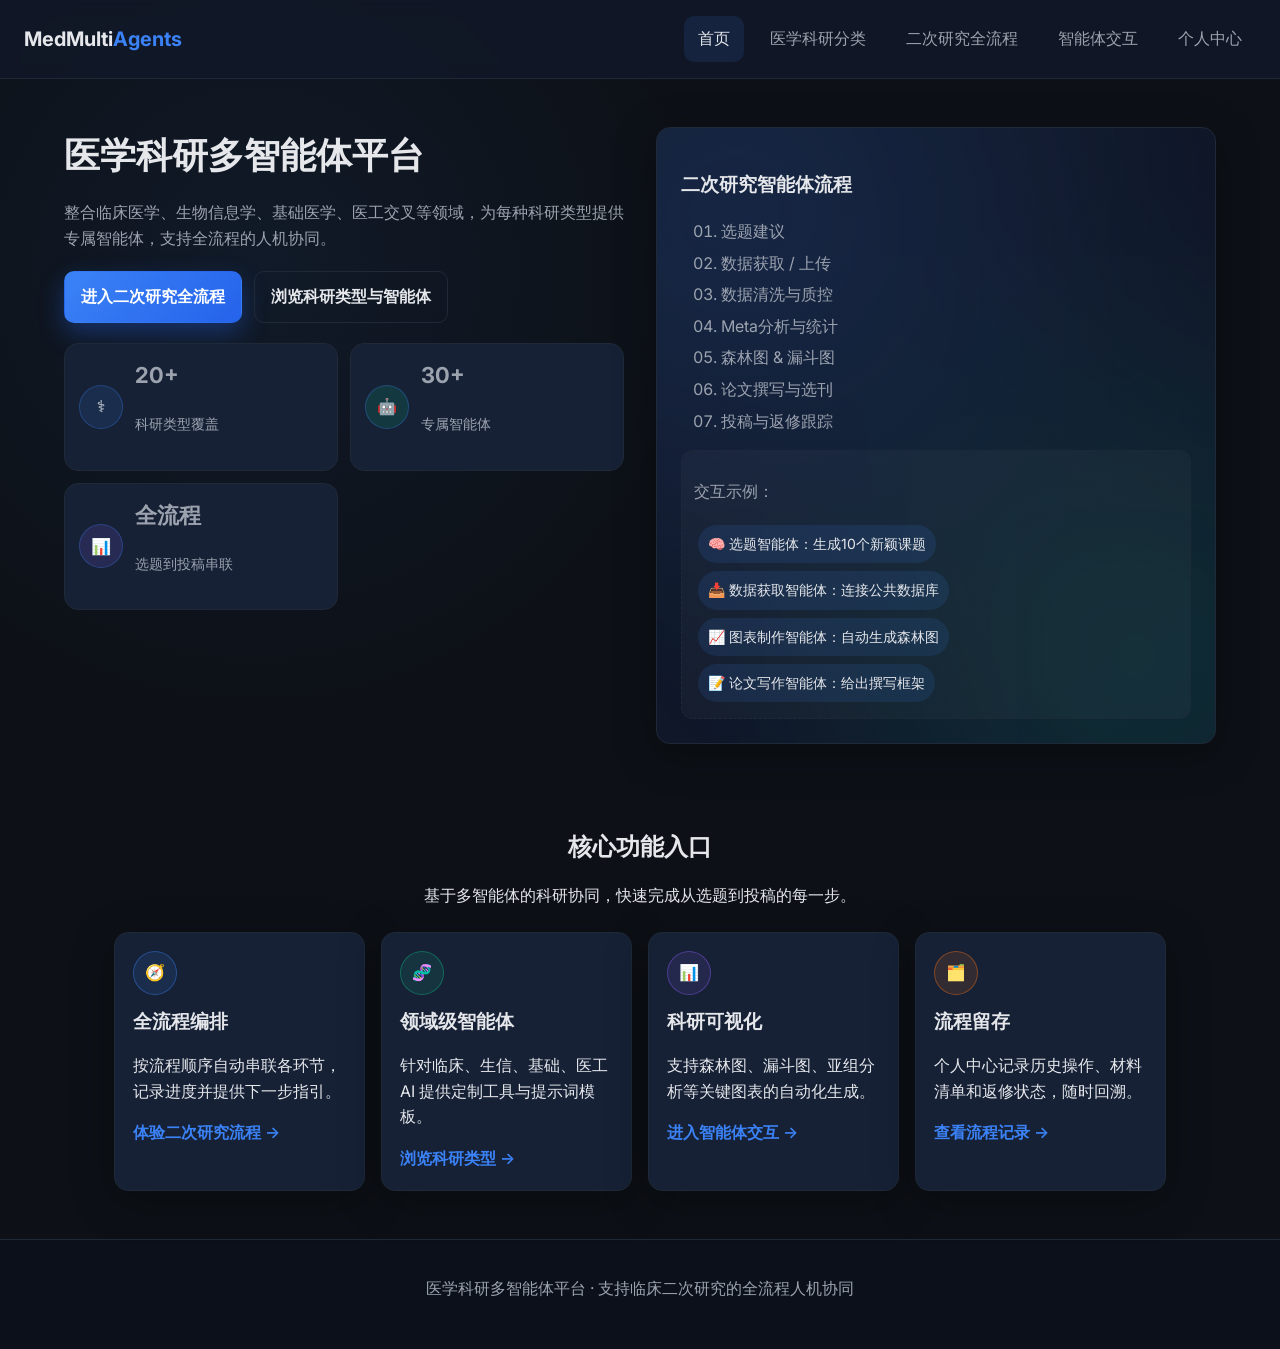
<file: index.html>
<!DOCTYPE html>
<html lang="zh-CN">
<head>
  <meta charset="UTF-8">
  <meta name="viewport" content="width=device-width, initial-scale=1.0">
  <title>医学科研多智能体平台 - 首页</title>
  <link rel="stylesheet" href="style.css">
</head>
<body>
  <header class="site-header">
    <div class="logo">MedMulti<span>Agents</span></div>
    <nav class="main-nav">
      <a href="index.html" class="active">首页</a>
      <a href="classification.html">医学科研分类</a>
      <a href="secondary-research.html">二次研究全流程</a>
      <a href="agents.html">智能体交互</a>
      <a href="profile.html">个人中心</a>
    </nav>
  </header>

  <main class="hero">
    <section class="hero-content">
      <h1>医学科研多智能体平台</h1>
      <p>整合临床医学、生物信息学、基础医学、医工交叉等领域，为每种科研类型提供专属智能体，支持全流程的人机协同。</p>
      <div class="hero-actions">
        <a class="btn primary" href="secondary-research.html">进入二次研究全流程</a>
        <a class="btn ghost" href="classification.html">浏览科研类型与智能体</a>
      </div>
      <div class="stats">
        <div class="stat-card">
          <div class="icon-circle doctor">⚕️</div>
          <div>
            <p class="stat-number">20+</p>
            <p class="stat-label">科研类型覆盖</p>
          </div>
        </div>
        <div class="stat-card">
          <div class="icon-circle agent">🤖</div>
          <div>
            <p class="stat-number">30+</p>
            <p class="stat-label">专属智能体</p>
          </div>
        </div>
        <div class="stat-card">
          <div class="icon-circle chart">📊</div>
          <div>
            <p class="stat-number">全流程</p>
            <p class="stat-label">选题到投稿串联</p>
          </div>
        </div>
      </div>
    </section>
    <section class="hero-visual">
      <div class="glow"></div>
      <div class="workflow-preview">
        <h3>二次研究智能体流程</h3>
        <ol class="workflow-steps">
          <li>选题建议</li>
          <li>数据获取 / 上传</li>
          <li>数据清洗与质控</li>
          <li>Meta分析与统计</li>
          <li>森林图 & 漏斗图</li>
          <li>论文撰写与选刊</li>
          <li>投稿与返修跟踪</li>
        </ol>
        <div class="workflow-card">
          <p class="muted">交互示例：</p>
          <div class="chip">🧠 选题智能体：生成10个新颖课题</div>
          <div class="chip">📥 数据获取智能体：连接公共数据库</div>
          <div class="chip">📈 图表制作智能体：自动生成森林图</div>
          <div class="chip">📝 论文写作智能体：给出撰写框架</div>
        </div>
      </div>
    </section>
  </main>

  <section class="features">
    <div class="section-header">
      <h2>核心功能入口</h2>
      <p>基于多智能体的科研协同，快速完成从选题到投稿的每一步。</p>
    </div>
    <div class="feature-grid">
      <article class="feature-card">
        <div class="icon-circle blue">🧭</div>
        <h3>全流程编排</h3>
        <p>按流程顺序自动串联各环节，记录进度并提供下一步指引。</p>
        <a href="secondary-research.html" class="text-link">体验二次研究流程 →</a>
      </article>
      <article class="feature-card">
        <div class="icon-circle green">🧬</div>
        <h3>领域级智能体</h3>
        <p>针对临床、生信、基础、医工 AI 提供定制工具与提示词模板。</p>
        <a href="classification.html" class="text-link">浏览科研类型 →</a>
      </article>
      <article class="feature-card">
        <div class="icon-circle purple">📊</div>
        <h3>科研可视化</h3>
        <p>支持森林图、漏斗图、亚组分析等关键图表的自动化生成。</p>
        <a href="agents.html" class="text-link">进入智能体交互 →</a>
      </article>
      <article class="feature-card">
        <div class="icon-circle orange">🗂️</div>
        <h3>流程留存</h3>
        <p>个人中心记录历史操作、材料清单和返修状态，随时回溯。</p>
        <a href="profile.html" class="text-link">查看流程记录 →</a>
      </article>
    </div>
  </section>

  <footer class="site-footer">
    <p>医学科研多智能体平台 · 支持临床二次研究的全流程人机协同</p>
  </footer>
  <script src="script.js"></script>
</body>
</html>
</file>
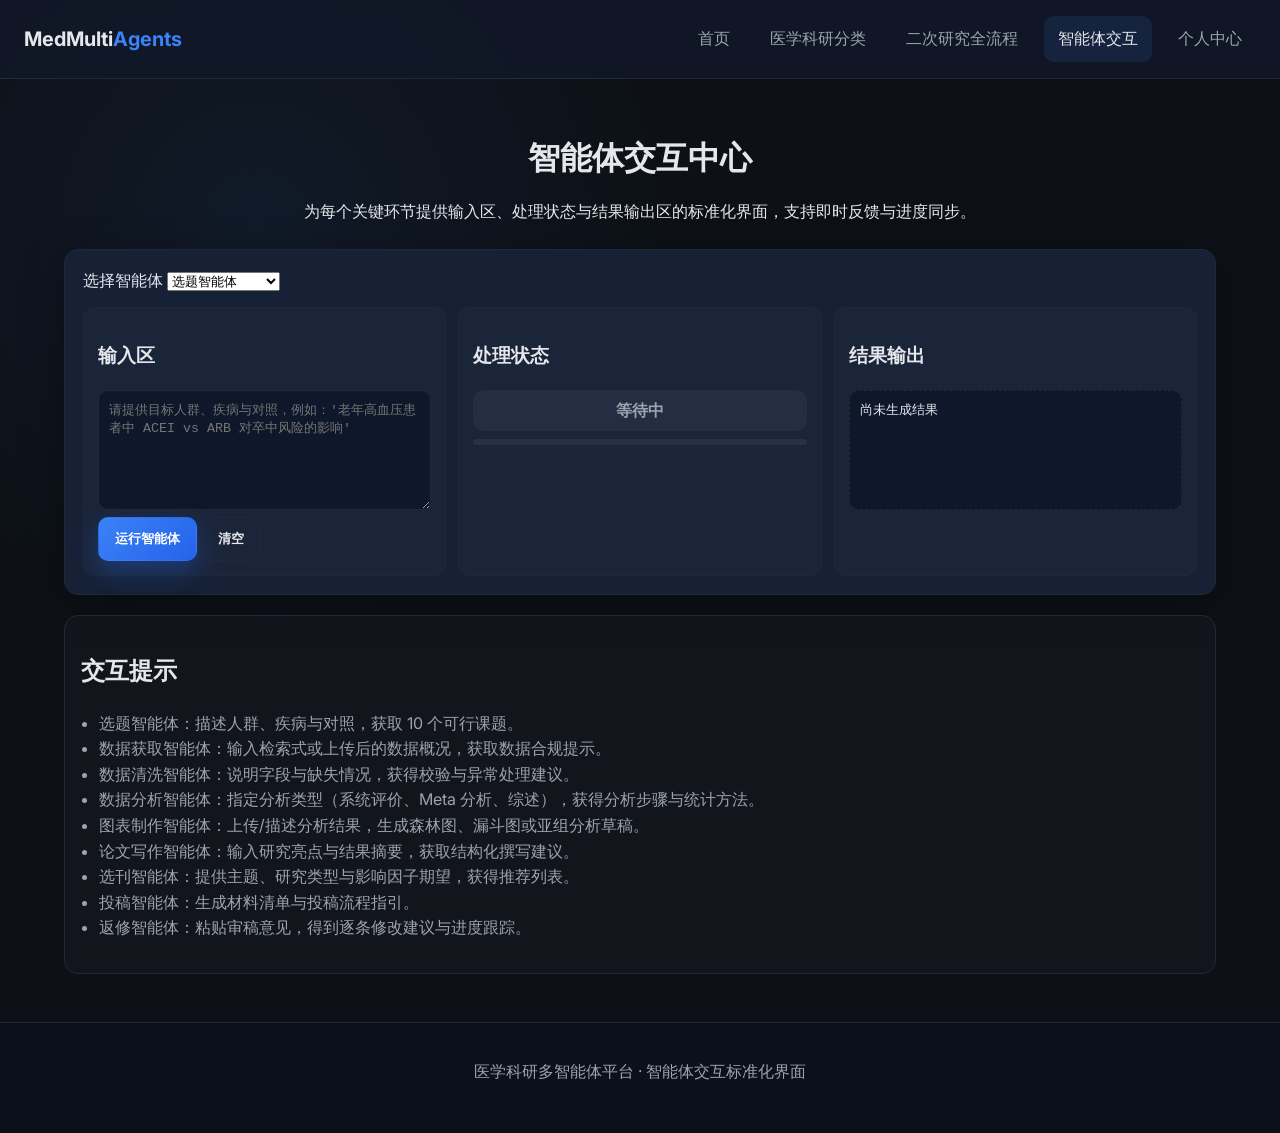
<file: agents.html>
<!DOCTYPE html>
<html lang="zh-CN">
<head>
  <meta charset="UTF-8">
  <meta name="viewport" content="width=device-width, initial-scale=1.0">
  <title>智能体交互 - 医学科研多智能体平台</title>
  <link rel="stylesheet" href="style.css">
</head>
<body>
  <header class="site-header">
    <div class="logo">MedMulti<span>Agents</span></div>
    <nav class="main-nav">
      <a href="index.html">首页</a>
      <a href="classification.html">医学科研分类</a>
      <a href="secondary-research.html">二次研究全流程</a>
      <a href="agents.html" class="active">智能体交互</a>
      <a href="profile.html">个人中心</a>
    </nav>
  </header>

  <main class="page">
    <div class="section-header">
      <h1>智能体交互中心</h1>
      <p>为每个关键环节提供输入区、处理状态与结果输出区的标准化界面，支持即时反馈与进度同步。</p>
    </div>

    <section class="agent-panel">
      <div class="agent-selector">
        <label for="agent-select">选择智能体</label>
        <select id="agent-select">
          <option value="topic">选题智能体</option>
          <option value="ingestion">数据获取智能体</option>
          <option value="cleaning">数据清洗智能体</option>
          <option value="analysis">数据分析智能体</option>
          <option value="charting">图表制作智能体</option>
          <option value="writing">论文写作智能体</option>
          <option value="journal">选刊智能体</option>
          <option value="submission">投稿智能体</option>
          <option value="revision">返修智能体</option>
        </select>
      </div>

      <div class="agent-layout">
        <div class="agent-card">
          <h3>输入区</h3>
          <textarea id="agent-input" rows="5" placeholder="请输入需求、数据描述或期刊偏好"></textarea>
          <div class="actions">
            <button class="btn primary" id="agent-run">运行智能体</button>
            <button class="btn ghost" id="agent-clear">清空</button>
          </div>
        </div>
        <div class="agent-card">
          <h3>处理状态</h3>
          <div id="agent-status" class="status idle">等待中</div>
          <div class="progress-bar">
            <div class="progress" id="agent-progress" style="width: 0%"></div>
          </div>
        </div>
        <div class="agent-card output">
          <h3>结果输出</h3>
          <pre id="agent-output" class="output-box">尚未生成结果</pre>
        </div>
      </div>
    </section>

    <section class="agent-tips">
      <h2>交互提示</h2>
      <ul>
        <li>选题智能体：描述人群、疾病与对照，获取 10 个可行课题。</li>
        <li>数据获取智能体：输入检索式或上传后的数据概况，获取数据合规提示。</li>
        <li>数据清洗智能体：说明字段与缺失情况，获得校验与异常处理建议。</li>
        <li>数据分析智能体：指定分析类型（系统评价、Meta 分析、综述），获得分析步骤与统计方法。</li>
        <li>图表制作智能体：上传/描述分析结果，生成森林图、漏斗图或亚组分析草稿。</li>
        <li>论文写作智能体：输入研究亮点与结果摘要，获取结构化撰写建议。</li>
        <li>选刊智能体：提供主题、研究类型与影响因子期望，获得推荐列表。</li>
        <li>投稿智能体：生成材料清单与投稿流程指引。</li>
        <li>返修智能体：粘贴审稿意见，得到逐条修改建议与进度跟踪。</li>
      </ul>
    </section>
  </main>

  <footer class="site-footer">
    <p>医学科研多智能体平台 · 智能体交互标准化界面</p>
  </footer>
  <script src="script.js"></script>
</body>
</html>
</file>
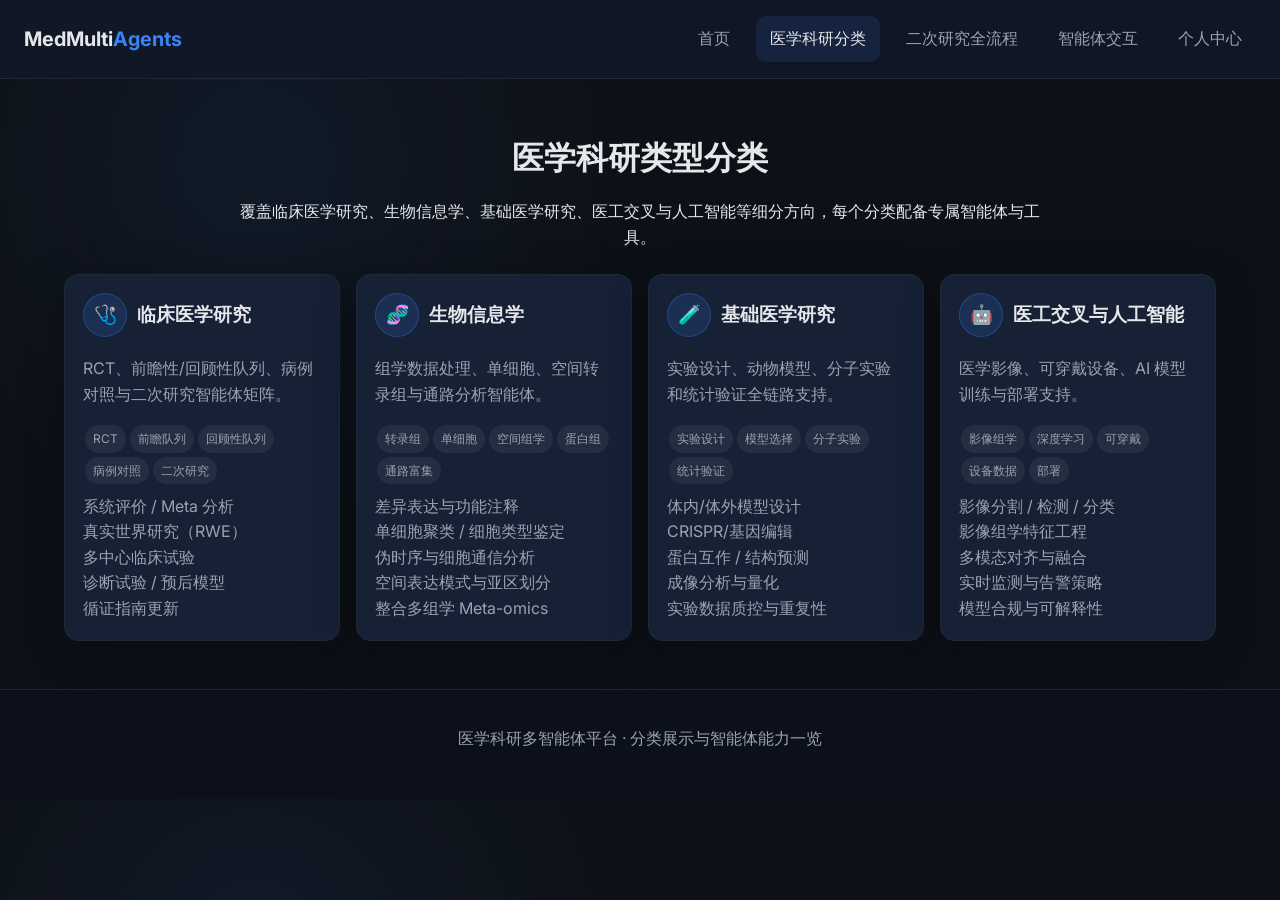
<file: classification.html>
<!DOCTYPE html>
<html lang="zh-CN">
<head>
  <meta charset="UTF-8">
  <meta name="viewport" content="width=device-width, initial-scale=1.0">
  <title>医学科研分类 - 医学科研多智能体平台</title>
  <link rel="stylesheet" href="style.css">
</head>
<body>
  <header class="site-header">
    <div class="logo">MedMulti<span>Agents</span></div>
    <nav class="main-nav">
      <a href="index.html">首页</a>
      <a href="classification.html" class="active">医学科研分类</a>
      <a href="secondary-research.html">二次研究全流程</a>
      <a href="agents.html">智能体交互</a>
      <a href="profile.html">个人中心</a>
    </nav>
  </header>

  <main class="page">
    <div class="section-header">
      <h1>医学科研类型分类</h1>
      <p>覆盖临床医学研究、生物信息学、基础医学研究、医工交叉与人工智能等细分方向，每个分类配备专属智能体与工具。</p>
    </div>

    <section id="classification-list" class="classification-grid">
      <!-- Dynamic content populated by script.js -->
    </section>
  </main>

  <footer class="site-footer">
    <p>医学科研多智能体平台 · 分类展示与智能体能力一览</p>
  </footer>
  <script src="script.js"></script>
</body>
</html>
</file>
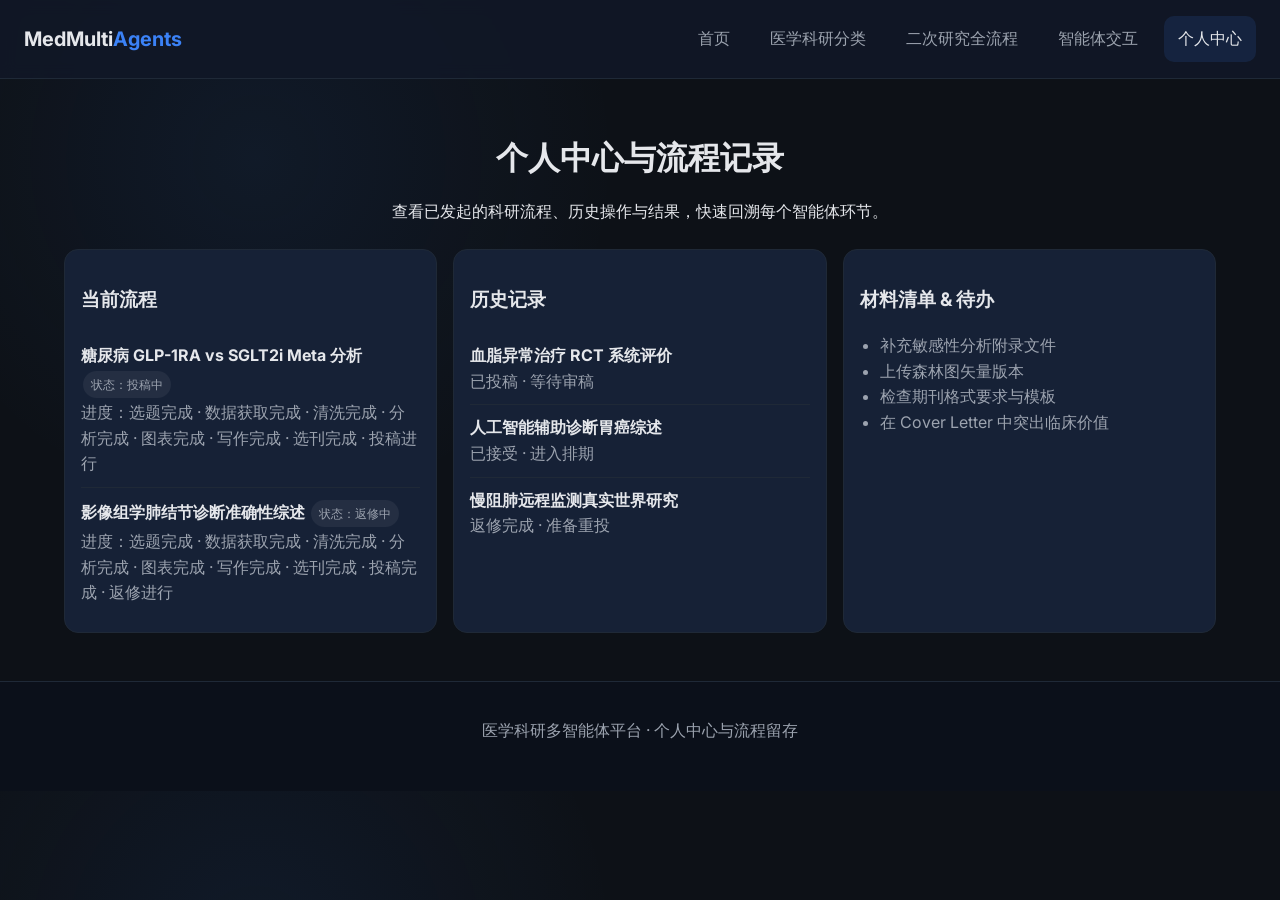
<file: profile.html>
<!DOCTYPE html>
<html lang="zh-CN">
<head>
  <meta charset="UTF-8">
  <meta name="viewport" content="width=device-width, initial-scale=1.0">
  <title>个人中心 - 医学科研多智能体平台</title>
  <link rel="stylesheet" href="style.css">
</head>
<body>
  <header class="site-header">
    <div class="logo">MedMulti<span>Agents</span></div>
    <nav class="main-nav">
      <a href="index.html">首页</a>
      <a href="classification.html">医学科研分类</a>
      <a href="secondary-research.html">二次研究全流程</a>
      <a href="agents.html">智能体交互</a>
      <a href="profile.html" class="active">个人中心</a>
    </nav>
  </header>

  <main class="page">
    <div class="section-header">
      <h1>个人中心与流程记录</h1>
      <p>查看已发起的科研流程、历史操作与结果，快速回溯每个智能体环节。</p>
    </div>

    <section class="profile-grid">
      <article class="profile-card">
        <h3>当前流程</h3>
        <ul id="current-workflows" class="timeline"></ul>
      </article>
      <article class="profile-card">
        <h3>历史记录</h3>
        <ul id="history-log" class="timeline"></ul>
      </article>
      <article class="profile-card">
        <h3>材料清单 & 待办</h3>
        <ul id="todo-list" class="todo-list"></ul>
      </article>
    </section>
  </main>

  <footer class="site-footer">
    <p>医学科研多智能体平台 · 个人中心与流程留存</p>
  </footer>
  <script src="script.js"></script>
</body>
</html>
</file>
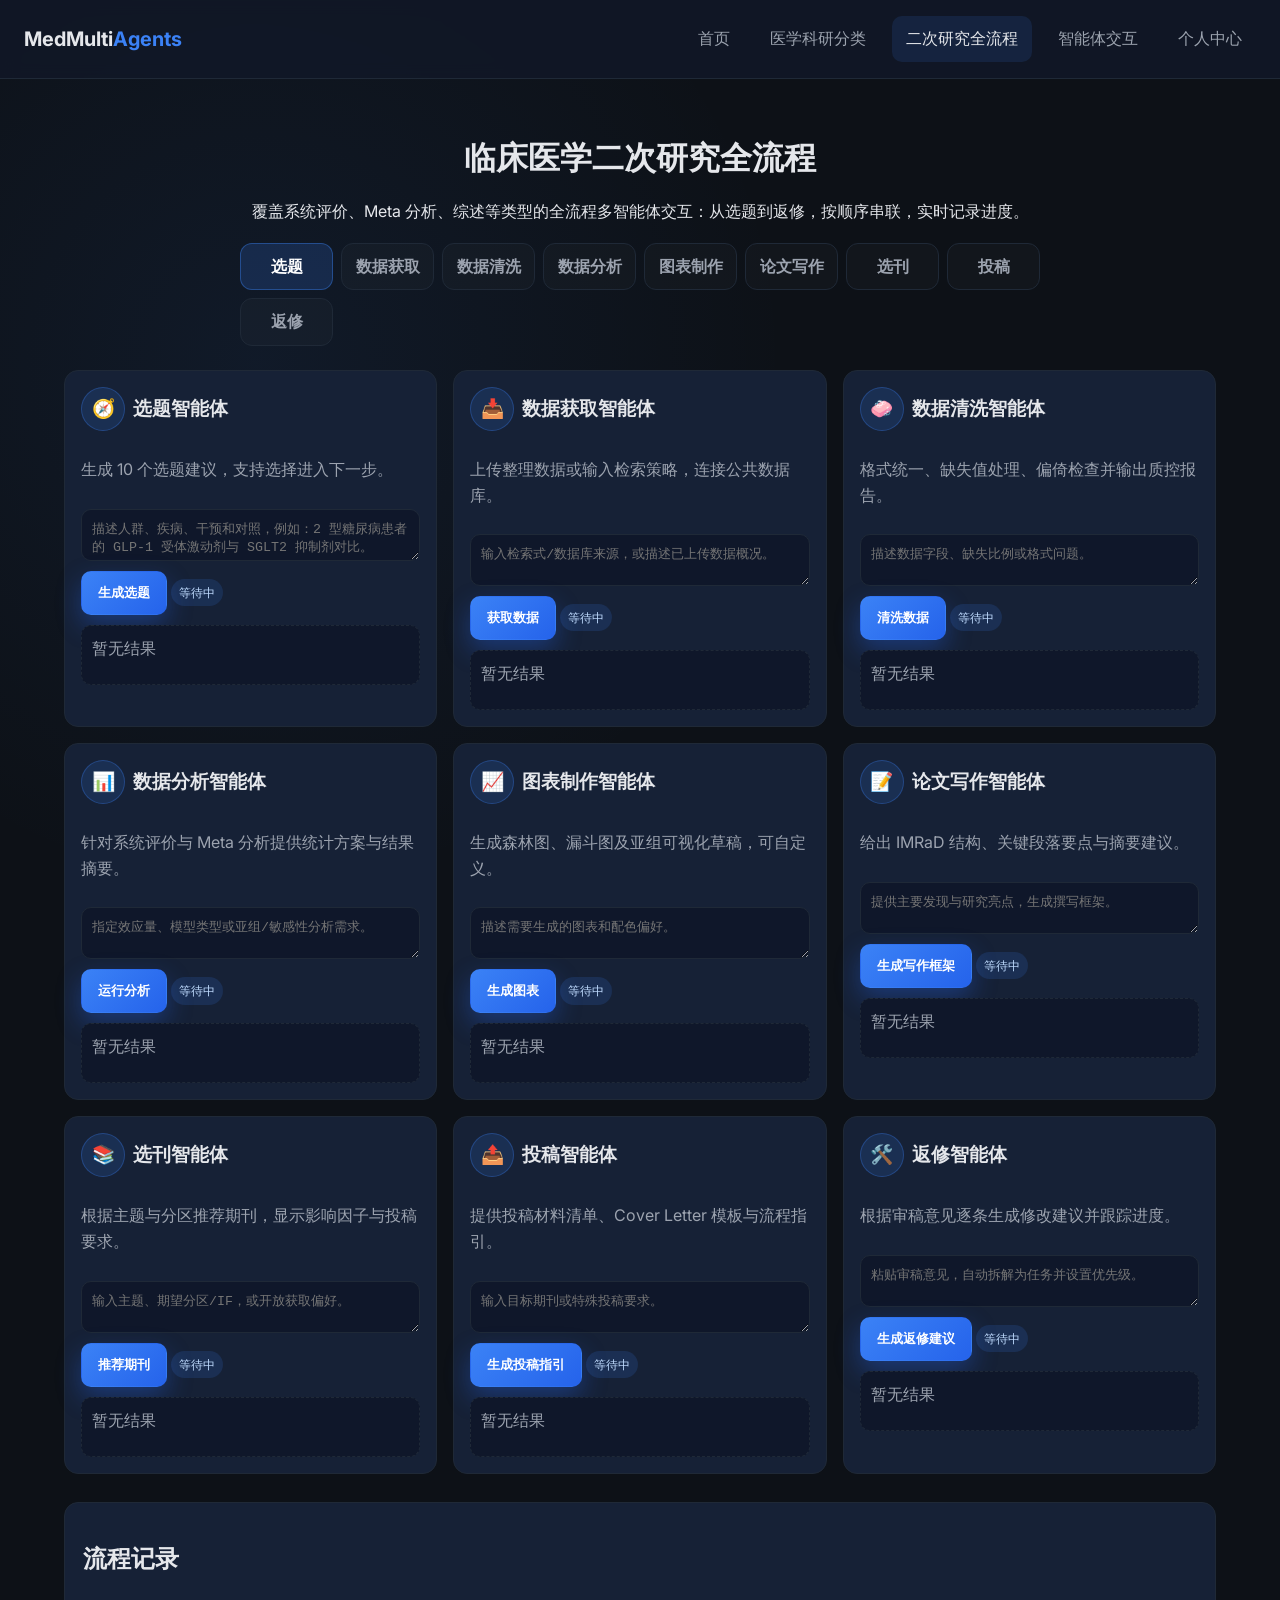
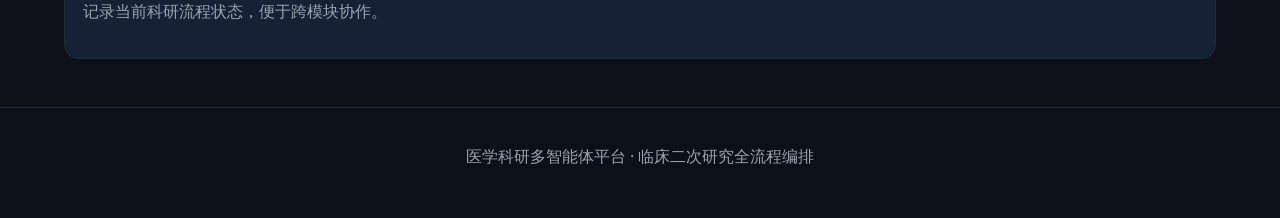
<file: secondary-research.html>
<!DOCTYPE html>
<html lang="zh-CN">
<head>
  <meta charset="UTF-8">
  <meta name="viewport" content="width=device-width, initial-scale=1.0">
  <title>二次研究全流程 - 医学科研多智能体平台</title>
  <link rel="stylesheet" href="style.css">
</head>
<body>
  <header class="site-header">
    <div class="logo">MedMulti<span>Agents</span></div>
    <nav class="main-nav">
      <a href="index.html">首页</a>
      <a href="classification.html">医学科研分类</a>
      <a href="secondary-research.html" class="active">二次研究全流程</a>
      <a href="agents.html">智能体交互</a>
      <a href="profile.html">个人中心</a>
    </nav>
  </header>

  <main class="page">
    <div class="section-header">
      <h1>临床医学二次研究全流程</h1>
      <p>覆盖系统评价、Meta 分析、综述等类型的全流程多智能体交互：从选题到返修，按顺序串联，实时记录进度。</p>
      <div class="flow-progress" id="flow-progress">
        <div class="step active">选题</div>
        <div class="step">数据获取</div>
        <div class="step">数据清洗</div>
        <div class="step">数据分析</div>
        <div class="step">图表制作</div>
        <div class="step">论文写作</div>
        <div class="step">选刊</div>
        <div class="step">投稿</div>
        <div class="step">返修</div>
      </div>
    </div>

    <section class="flow-grid" id="secondary-flow">
      <!-- Modules injected by script.js -->
    </section>

    <aside class="flow-summary">
      <h2>流程记录</h2>
      <p class="muted">记录当前科研流程状态，便于跨模块协作。</p>
      <ul id="flow-log" class="flow-log"></ul>
    </aside>
  </main>

  <footer class="site-footer">
    <p>医学科研多智能体平台 · 临床二次研究全流程编排</p>
  </footer>
  <script src="script.js"></script>
</body>
</html>
</file>
<file: style.css>
@import url('https://fonts.googleapis.com/css2?family=Inter:wght@400;500;600;700&display=swap');

:root {
  --bg: #0d1117;
  --panel: #111827;
  --card: #162136;
  --text: #e5e7eb;
  --muted: #9ca3af;
  --primary: #3b82f6;
  --primary-strong: #2563eb;
  --secondary: #10b981;
  --border: #1f2937;
  --radius: 14px;
  --shadow: 0 10px 40px rgba(0, 0, 0, 0.35);
}

* {
  box-sizing: border-box;
}

body {
  margin: 0;
  font-family: 'Inter', system-ui, -apple-system, sans-serif;
  background: radial-gradient(circle at 20% 20%, rgba(59, 130, 246, 0.08), transparent 30%), var(--bg);
  color: var(--text);
  line-height: 1.6;
}

a {
  color: inherit;
  text-decoration: none;
}

.site-header {
  position: sticky;
  top: 0;
  z-index: 10;
  display: flex;
  align-items: center;
  justify-content: space-between;
  padding: 16px 24px;
  background: rgba(17, 24, 39, 0.9);
  border-bottom: 1px solid var(--border);
  backdrop-filter: blur(8px);
}

.logo {
  font-weight: 700;
  font-size: 20px;
}

.logo span {
  color: var(--primary);
}

.main-nav {
  display: flex;
  gap: 12px;
  flex-wrap: wrap;
}

.main-nav a {
  padding: 10px 14px;
  border-radius: 10px;
  color: var(--muted);
  transition: all 0.2s ease;
}

.main-nav a:hover,
.main-nav a.active {
  background: rgba(59, 130, 246, 0.12);
  color: var(--text);
}

.hero {
  display: grid;
  grid-template-columns: repeat(auto-fit, minmax(320px, 1fr));
  gap: 32px;
  padding: 48px 24px;
  max-width: 1200px;
  margin: 0 auto;
}

.hero-content h1 {
  margin: 0 0 12px;
  font-size: clamp(28px, 3vw, 36px);
}

.hero-content p {
  color: var(--muted);
  margin-bottom: 20px;
}

.hero-actions {
  display: flex;
  gap: 12px;
  flex-wrap: wrap;
  margin-bottom: 20px;
}

.btn {
  display: inline-flex;
  align-items: center;
  justify-content: center;
  padding: 12px 16px;
  border-radius: 10px;
  border: 1px solid transparent;
  cursor: pointer;
  font-weight: 600;
  transition: all 0.2s ease;
}

.btn.primary {
  background: linear-gradient(135deg, var(--primary), var(--primary-strong));
  color: #fff;
  box-shadow: 0 10px 25px rgba(37, 99, 235, 0.35);
}

.btn.ghost {
  border-color: var(--border);
  color: var(--text);
  background: transparent;
}

.btn:hover {
  transform: translateY(-1px);
}

.stats {
  display: grid;
  grid-template-columns: repeat(auto-fit, minmax(180px, 1fr));
  gap: 12px;
}

.stat-card {
  display: flex;
  gap: 12px;
  align-items: center;
  padding: 14px;
  border-radius: var(--radius);
  background: var(--card);
  border: 1px solid var(--border);
}

.stat-number {
  margin: 0;
  font-size: 22px;
  font-weight: 700;
}

.stat-label {
  margin: 0;
  color: var(--muted);
  font-size: 14px;
}

.hero-visual {
  position: relative;
  padding: 24px;
  background: linear-gradient(145deg, #111827, #0f172a);
  border-radius: var(--radius);
  border: 1px solid var(--border);
  box-shadow: var(--shadow);
  overflow: hidden;
}

.glow {
  position: absolute;
  inset: -40%;
  background: radial-gradient(circle at 30% 30%, rgba(59, 130, 246, 0.2), transparent 45%), radial-gradient(circle at 70% 70%, rgba(16, 185, 129, 0.18), transparent 40%);
  filter: blur(60px);
  opacity: 0.8;
}

.workflow-preview {
  position: relative;
}

.workflow-steps {
  display: grid;
  gap: 6px;
  list-style: decimal-leading-zero;
  color: var(--muted);
}

.workflow-card {
  margin-top: 14px;
  background: rgba(255, 255, 255, 0.03);
  border: 1px dashed var(--border);
  border-radius: 12px;
  padding: 12px;
}

.chip {
  display: inline-flex;
  align-items: center;
  gap: 6px;
  padding: 8px 10px;
  margin: 4px;
  border-radius: 999px;
  background: rgba(59, 130, 246, 0.12);
  color: var(--text);
  font-size: 14px;
}

.muted {
  color: var(--muted);
}

.features {
  padding: 16px 24px 48px;
  max-width: 1100px;
  margin: 0 auto;
}

.section-header {
  text-align: center;
  margin: 20px auto 24px;
  max-width: 800px;
}

.section-header h1,
.section-header h2 {
  margin-bottom: 8px;
}

.feature-grid {
  display: grid;
  grid-template-columns: repeat(auto-fit, minmax(240px, 1fr));
  gap: 16px;
}

.feature-card {
  padding: 18px;
  border-radius: var(--radius);
  background: var(--card);
  border: 1px solid var(--border);
  box-shadow: var(--shadow);
}

.feature-card h3 {
  margin: 12px 0 8px;
}

.text-link {
  color: var(--primary);
  font-weight: 600;
}

.icon-circle {
  width: 44px;
  height: 44px;
  display: grid;
  place-items: center;
  border-radius: 50%;
  background: rgba(59, 130, 246, 0.15);
  border: 1px solid rgba(59, 130, 246, 0.3);
}

.icon-circle.blue { background: rgba(59,130,246,0.12); border-color: rgba(59,130,246,0.4); }
.icon-circle.green { background: rgba(16,185,129,0.12); border-color: rgba(16,185,129,0.4); }
.icon-circle.purple { background: rgba(139,92,246,0.12); border-color: rgba(139,92,246,0.4); }
.icon-circle.orange { background: rgba(249,115,22,0.12); border-color: rgba(249,115,22,0.4); }

.site-footer {
  text-align: center;
  padding: 20px 12px 32px;
  color: var(--muted);
  border-top: 1px solid var(--border);
  background: #0b101a;
}

.page {
  max-width: 1200px;
  margin: 0 auto;
  padding: 32px 24px 48px;
}

.classification-grid {
  display: grid;
  grid-template-columns: repeat(auto-fit, minmax(260px, 1fr));
  gap: 16px;
}

.class-card {
  padding: 18px;
  border-radius: var(--radius);
  background: var(--card);
  border: 1px solid var(--border);
  box-shadow: var(--shadow);
}

.class-card h3 {
  display: flex;
  align-items: center;
  gap: 10px;
  margin-top: 0;
}

.tag {
  display: inline-flex;
  align-items: center;
  padding: 4px 8px;
  border-radius: 999px;
  background: rgba(255, 255, 255, 0.06);
  color: var(--muted);
  font-size: 12px;
  margin: 2px;
}

.sub-list {
  list-style: none;
  padding-left: 0;
  margin: 8px 0 0;
  color: var(--muted);
}

.flow-progress {
  display: grid;
  grid-template-columns: repeat(auto-fit, minmax(90px, 1fr));
  gap: 8px;
  margin: 18px 0 12px;
}

.flow-progress .step {
  text-align: center;
  padding: 10px 8px;
  border-radius: 12px;
  border: 1px solid var(--border);
  background: rgba(255, 255, 255, 0.02);
  color: var(--muted);
  font-weight: 600;
}

.flow-progress .step.active {
  background: rgba(59, 130, 246, 0.18);
  color: #fff;
  border-color: rgba(59, 130, 246, 0.4);
}

.flow-grid {
  display: grid;
  grid-template-columns: repeat(auto-fit, minmax(280px, 1fr));
  gap: 16px;
}

.module-card {
  padding: 16px;
  border-radius: var(--radius);
  background: var(--card);
  border: 1px solid var(--border);
  display: flex;
  flex-direction: column;
  gap: 10px;
}

.module-card h3 {
  margin: 0;
  display: flex;
  align-items: center;
  gap: 8px;
}

.module-card textarea,
.module-card input,
.module-card select {
  width: 100%;
  padding: 10px;
  border-radius: 10px;
  border: 1px solid var(--border);
  background: #0f172a;
  color: var(--text);
}

.module-card .status-pill {
  display: inline-flex;
  align-items: center;
  padding: 4px 8px;
  border-radius: 999px;
  background: rgba(59, 130, 246, 0.15);
  color: #bfdbfe;
  font-size: 12px;
}

.module-card .result {
  min-height: 60px;
  padding: 10px;
  border-radius: 10px;
  background: #0f172a;
  border: 1px dashed var(--border);
  color: var(--muted);
}

.selectable-list {
  list-style: decimal;
  padding-left: 18px;
  margin: 0;
}

.selectable-list li {
  padding: 6px 8px;
  margin: 4px 0;
  border-radius: 8px;
  cursor: pointer;
  transition: all 0.2s ease;
}

.selectable-list li:hover {
  background: rgba(59, 130, 246, 0.12);
}

.selectable-list li.selected {
  background: rgba(16, 185, 129, 0.15);
  border: 1px solid rgba(16, 185, 129, 0.4);
  color: #d1fae5;
}

.flow-summary {
  margin-top: 28px;
  padding: 18px;
  border-radius: var(--radius);
  background: var(--card);
  border: 1px solid var(--border);
}

.flow-log {
  list-style: none;
  padding: 0;
  margin: 0;
}

.flow-log li {
  padding: 10px 0;
  border-bottom: 1px solid var(--border);
}

.flow-log li:last-child {
  border-bottom: none;
}

.agent-panel {
  background: var(--card);
  border: 1px solid var(--border);
  border-radius: var(--radius);
  padding: 18px;
  box-shadow: var(--shadow);
}

.agent-selector {
  margin-bottom: 14px;
}

.agent-layout {
  display: grid;
  grid-template-columns: repeat(auto-fit, minmax(240px, 1fr));
  gap: 12px;
}

.agent-card {
  padding: 14px;
  border-radius: 12px;
  background: rgba(255, 255, 255, 0.02);
  border: 1px solid var(--border);
}

.agent-card textarea {
  width: 100%;
  min-height: 120px;
  resize: vertical;
  padding: 10px;
  border-radius: 10px;
  border: 1px solid var(--border);
  background: #0f172a;
  color: var(--text);
}

.agent-card.output pre {
  white-space: pre-wrap;
  word-break: break-word;
}

.status {
  padding: 8px 10px;
  border-radius: 10px;
  text-align: center;
  font-weight: 600;
}

.status.idle { background: rgba(255,255,255,0.04); color: var(--muted); }
.status.running { background: rgba(59,130,246,0.15); color: #bfdbfe; }
.status.done { background: rgba(16,185,129,0.15); color: #a7f3d0; }

.progress-bar {
  width: 100%;
  height: 6px;
  border-radius: 999px;
  background: rgba(255, 255, 255, 0.05);
  overflow: hidden;
  margin-top: 8px;
}

.progress {
  height: 100%;
  background: linear-gradient(90deg, var(--primary), var(--secondary));
  transition: width 0.3s ease;
}

.output-box {
  background: #0f172a;
  border-radius: 10px;
  border: 1px dashed var(--border);
  padding: 10px;
  color: var(--text);
  min-height: 120px;
}

.agent-tips {
  margin-top: 20px;
  padding: 16px;
  border-radius: var(--radius);
  background: rgba(255, 255, 255, 0.02);
  border: 1px solid var(--border);
}

.agent-tips ul {
  color: var(--muted);
  padding-left: 18px;
}

.profile-grid {
  display: grid;
  grid-template-columns: repeat(auto-fit, minmax(260px, 1fr));
  gap: 16px;
}

.profile-card {
  padding: 16px;
  border-radius: var(--radius);
  background: var(--card);
  border: 1px solid var(--border);
}

.timeline {
  list-style: none;
  padding: 0;
  margin: 0;
}

.timeline li {
  padding: 10px 0;
  border-bottom: 1px solid var(--border);
}

.timeline li:last-child {
  border-bottom: none;
}

.todo-list {
  list-style: disc;
  padding-left: 20px;
  color: var(--muted);
}

.icon-circle.doctor { background: rgba(59,130,246,0.12); }
.icon-circle.agent { background: rgba(16,185,129,0.15); }
.icon-circle.chart { background: rgba(139,92,246,0.15); }

@media (max-width: 720px) {
  .site-header {
    flex-direction: column;
    align-items: flex-start;
  }
  .main-nav {
    width: 100%;
    overflow-x: auto;
  }
  .hero {
    padding: 32px 16px;
  }
  .features {
    padding: 12px 16px 32px;
  }
}
</file>
